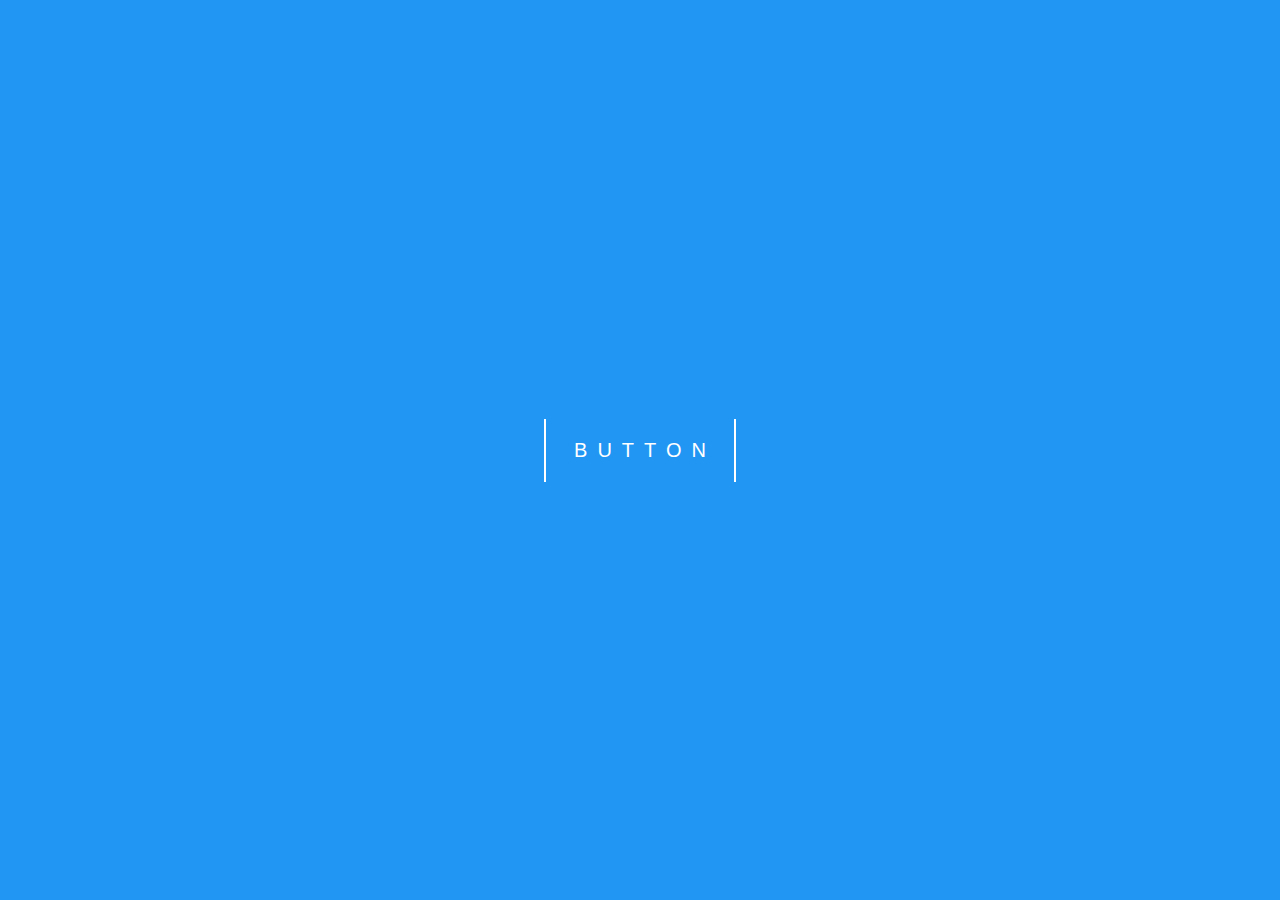
<file: 2D to 3D button/index.html>
<!DOCTYPE html>
<html>
	<head>
		<title>Button Hover Effects-2D to 3D</title>
		<link rel="stylesheet" type "text/css" href="style.css">
	</head>
	<body>
			<a href="#">Button</a>
			
	</body>
</html>
</file>
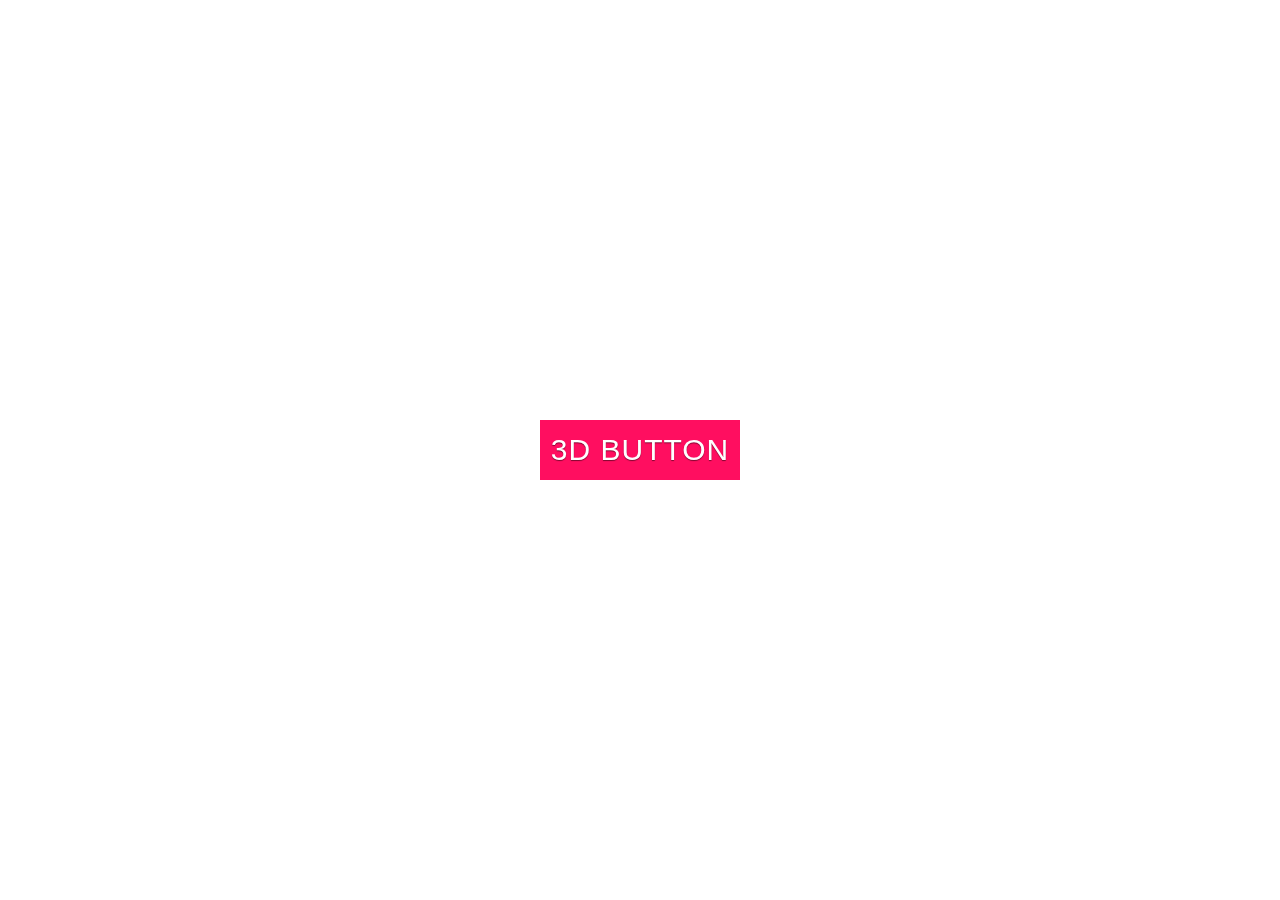
<file: 3D Button Design/index.html>
<!doctype html>
<html>
	<head>
		<meta charset="utf-8">
		<title>CSS 3D Hover Effects</title>
		<link rel="stylesheet" href="style.css">
	</head>
	<body>
		<a href="#">3D Button</a>
	</body>
</html>
</file>
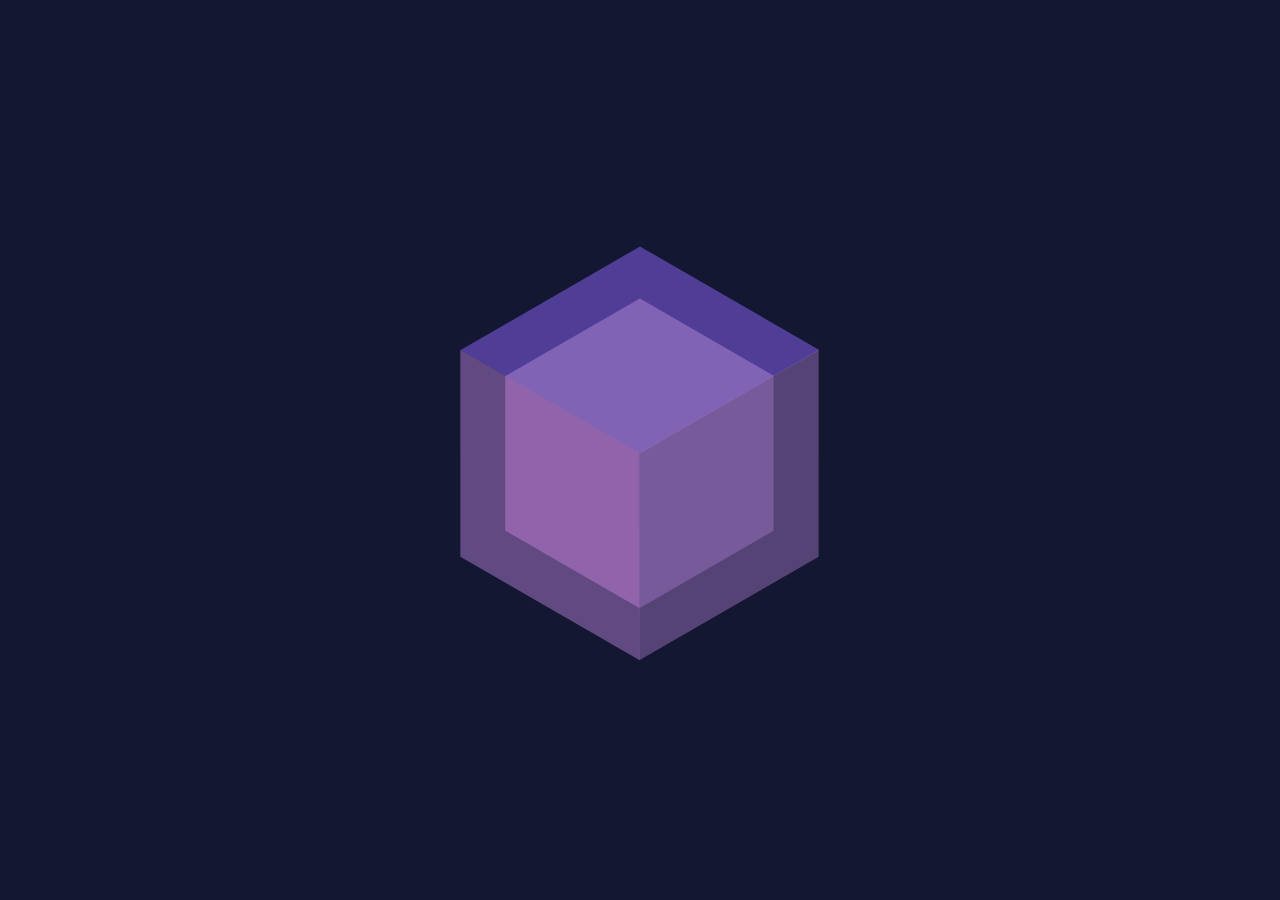
<file: 3D Cube Shape/index.html>
<!DOCTYPE html>
<html>
<head>
	<meta charset="utf-8">
	<title>3D Cube Shape</title>
	<link rel="stylesheet" href="style.css">
</head>
<body>

	<div class="cube">
		<span></span>
		<span></span>
		<span></span>
		
	</div>

</body>
</html>
</file>
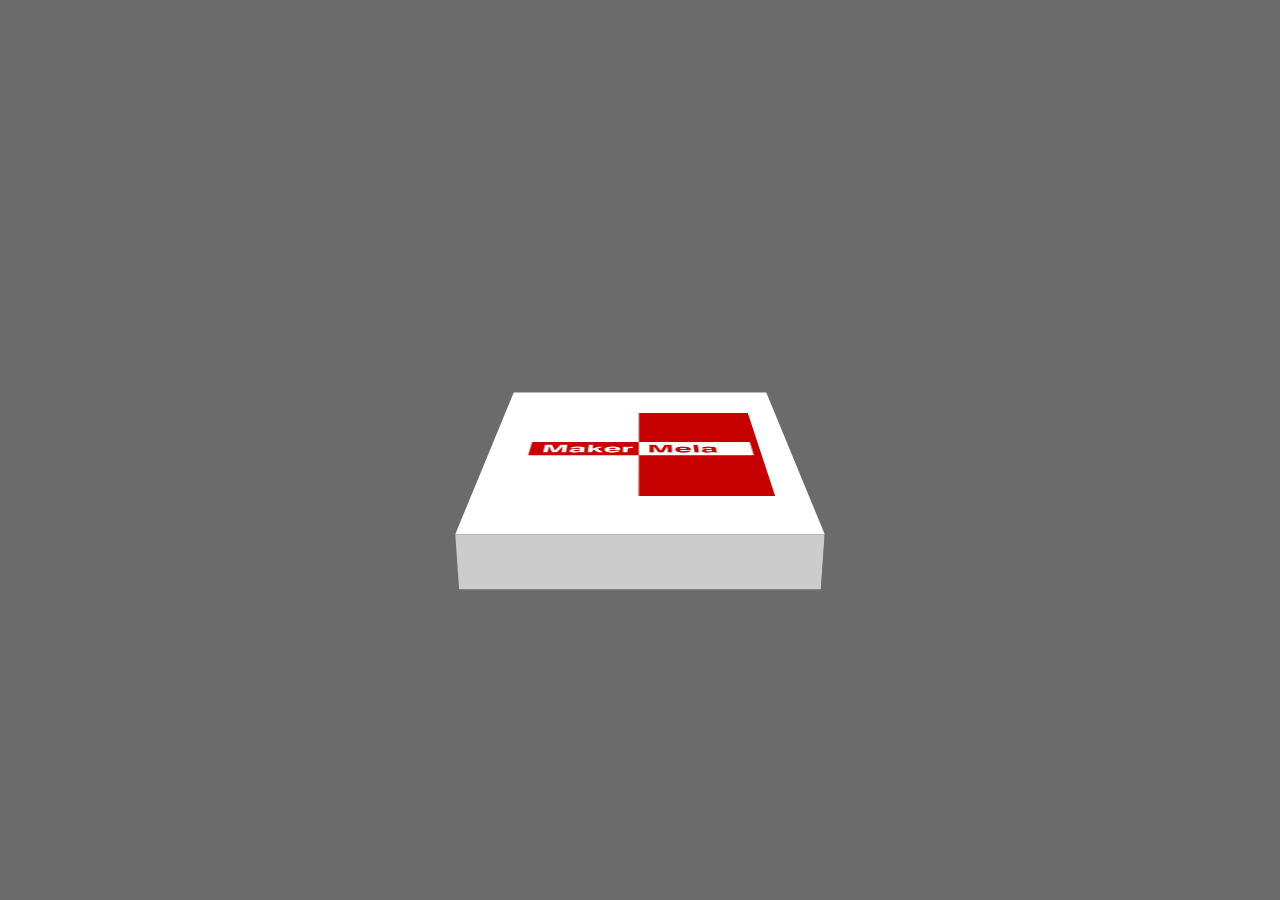
<file: 3D Hover Effects/index.html>
<!doctype html>
<html>
	<head>
		<meta charset="utf-8">
		<title>3D Hover Effects</title>
		<link rel="stylesheet" href="style.css">
	</head>
	<body>
		<div class="center">
			<div class="box"></div>
		</div>
	</body>
</html>
</file>
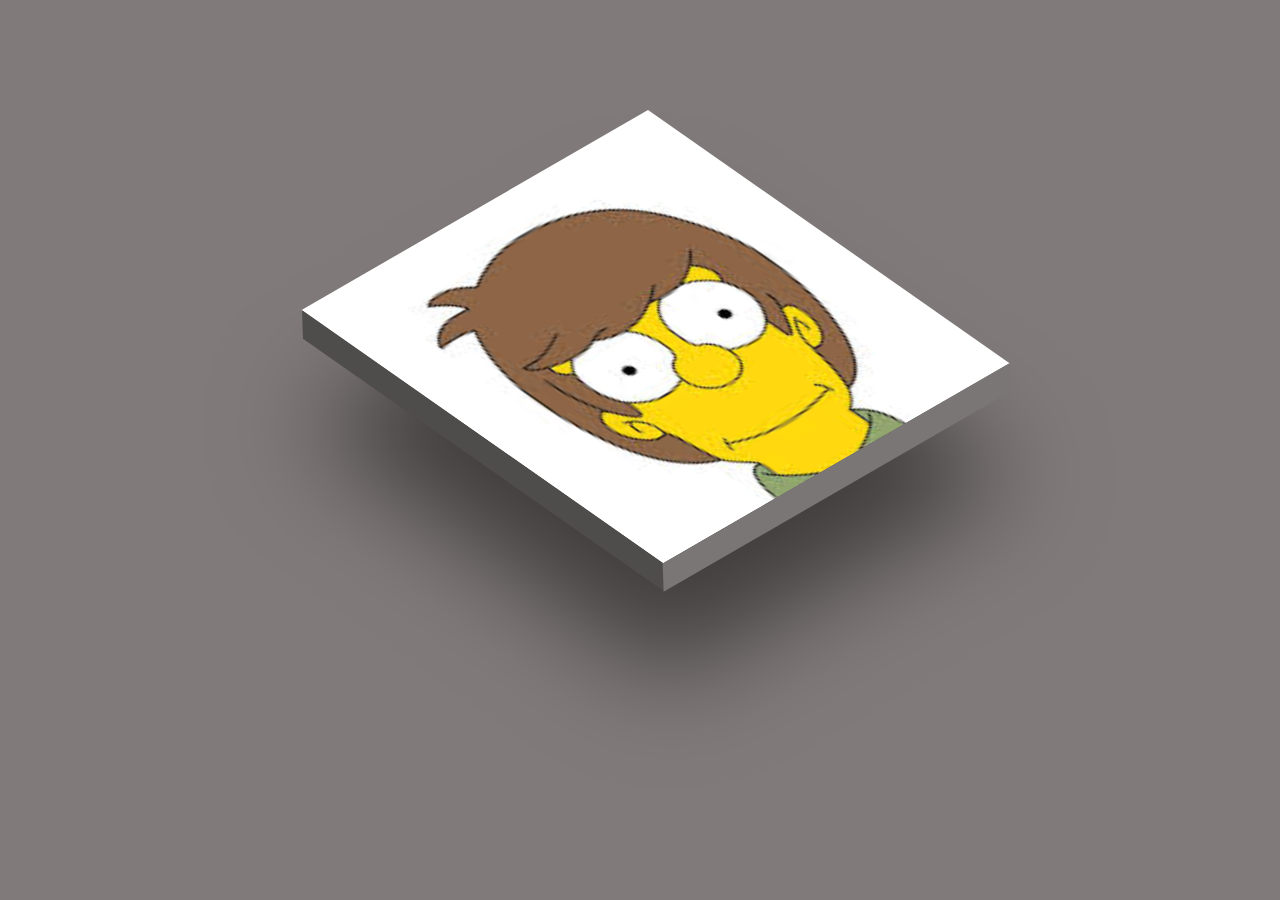
<file: 3D Logo Design/index.html>
<!doctype html>
<html>
	<head>
		<meta charset="utf-8">
		<title>3D Logo Design</title>
		<link rel="stylesheet" href="style.css">
	</head>
	<body>
		<div class="logo"></div>
	</body>
</html>
</file>
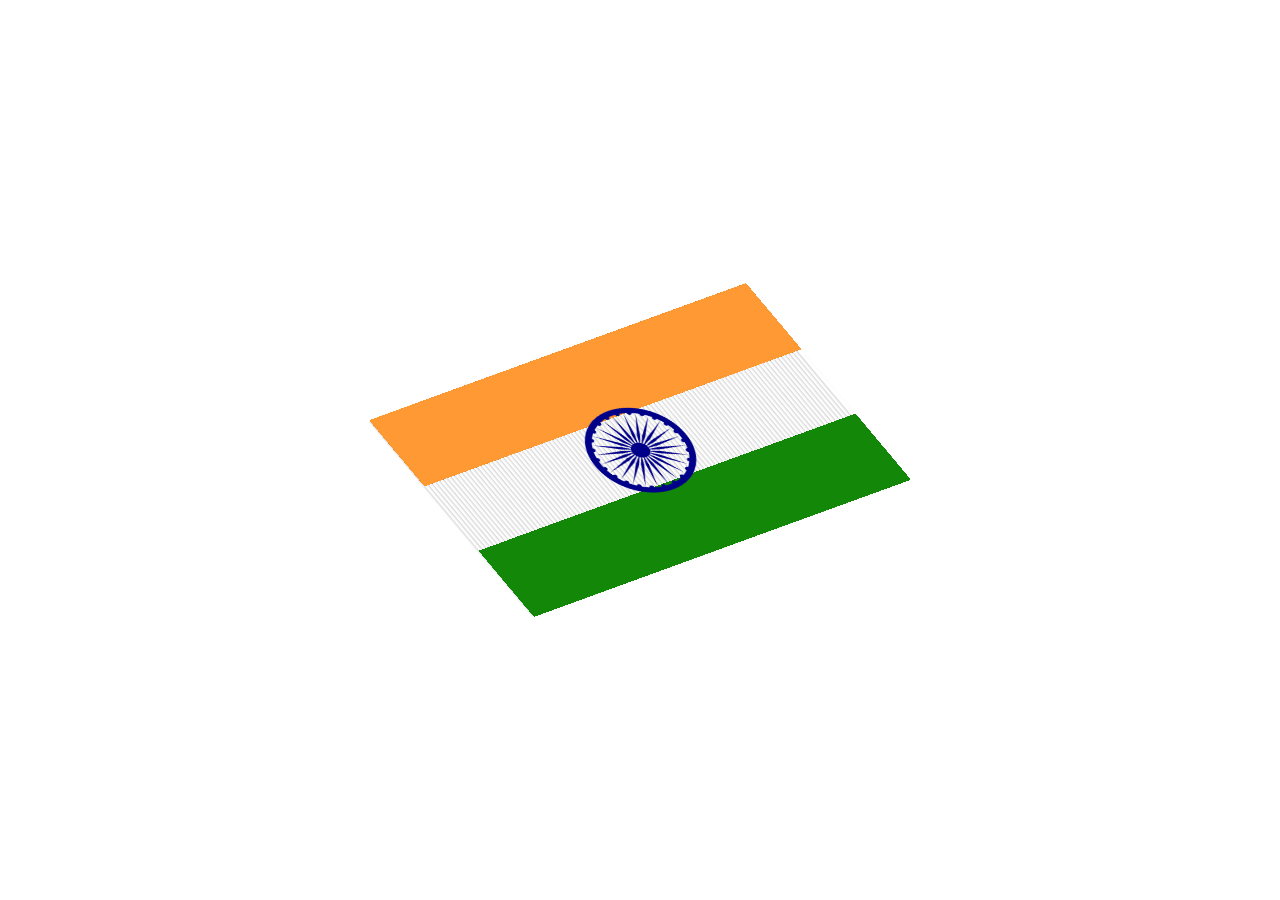
<file: Animated Flag/index.html>
<!DOCTYPE html>
<html>
<head>
	<meta charset="utf-8">
	<title>Animated Flag</title>
	<link rel="stylesheet" href="style.css">
</head>
<body>

	<ul>
		<img src="chakra.png">
		<li></li>
		<li></li>
		<li></li>
		<li></li>
		<li></li>
		<li></li>
		<li></li>
		<li></li>
		<li></li>
		<li></li>
		<li></li>
		<li></li>
		<li></li>
		<li></li>
		<li></li>
		<li></li>
		<li></li>
		<li></li>
		<li></li>
		<li></li>
		<li></li>
		<li></li>
		<li></li>
		<li></li>
		<li></li>
		<li></li>
		<li></li>
		<li></li>
		<li></li>
		<li></li>
		<li></li>
		<li></li>
		<li></li>
		<li></li>
		<li></li>
		<li></li>
		<li></li>
		<li></li>
		<li></li>
		<li></li>
		<li></li>
		<li></li>
		<li></li>
		<li></li>
		<li></li>
		<li></li>
		<li></li>
		<li></li>
		<li></li>
		<li></li>
		<li></li>
		<li></li>
		<li></li>
		<li></li>
		<li></li>
		<li></li>
		<li></li>
		<li></li>
		<li></li>
		<li></li>
		<li></li>
		<li></li>
		<li></li>
		<li></li>
		<li></li>
		<li></li>
		<li></li>
		<li></li>
		<li></li>
		<li></li>
		<li></li>
		<li></li>
		<li></li>
		<li></li>
		<li></li>
		<li></li>
		<li></li>
		<li></li>
		<li></li>
		<li></li>
		<li></li>
		<li></li>
		<li></li>
		<li></li>
		<li></li>
		<li></li>
		<li></li>
		<li></li>
		<li></li>
		<li></li>
		<li></li>
		<li></li>
		<li></li>
		<li></li>
		<li></li>
		<li></li>
		<li></li>
		<li></li>
		<li></li>
		<li></li>
		<!--100-->
	</ul>

</body>
</html>
</file>
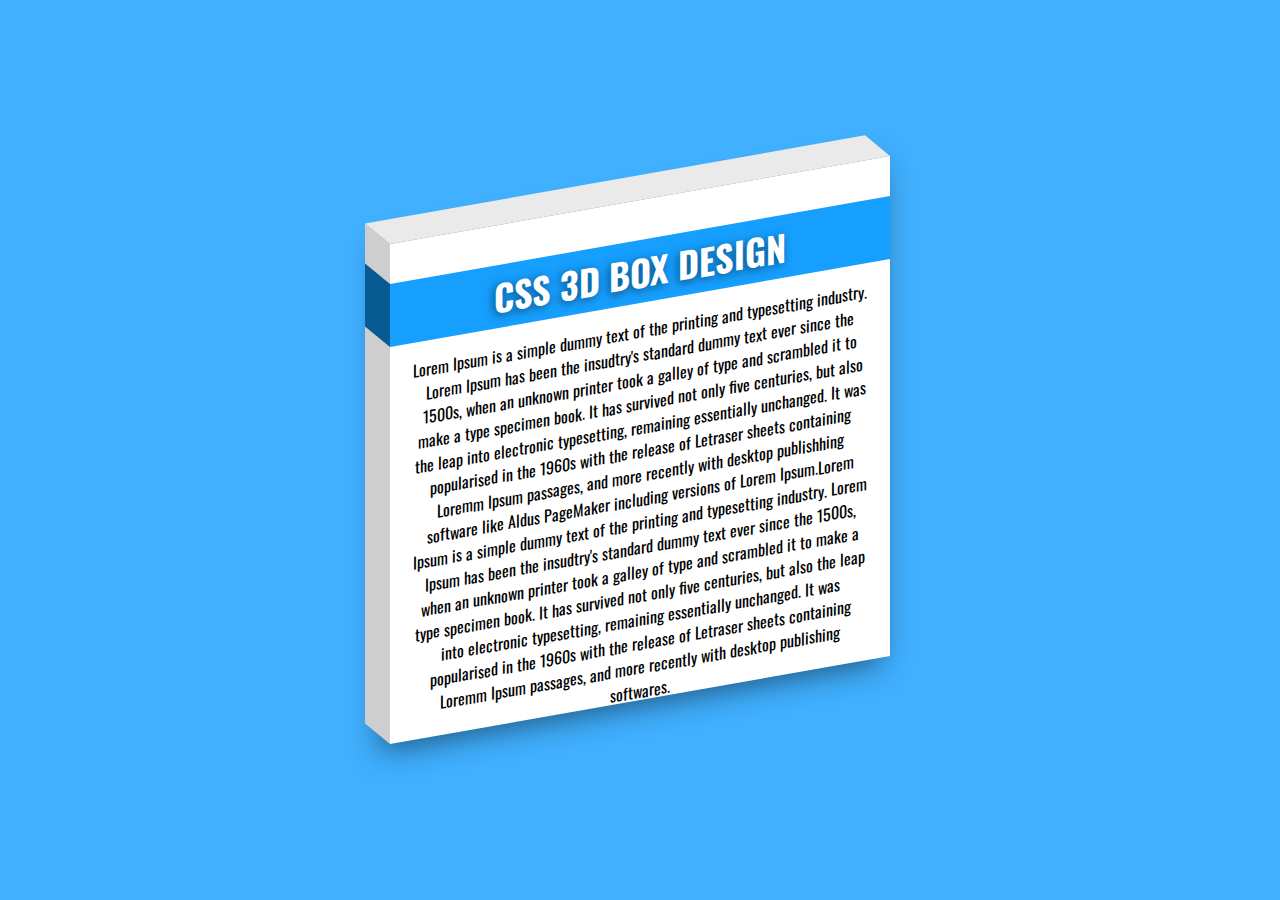
<file: CSS 3D Creative Box Shape/index.html>
<!doctype html>
<html>
	<head>
		<meta charset="utf-8">
		<title>CSS 3D Box Design</title>
		<link rel="stylesheet" href="style.css">
	</head>
	<body>
		<div class="box">
			<h3>CSS 3D Box Design</h3>
			<p>Lorem Ipsum is a simple dummy text of the printing and typesetting industry. Lorem Ipsum has been the insudtry's standard dummy text ever since the 1500s, when an unknown printer took a galley of type and scrambled it to make a type specimen book. It has survived not only five centuries, but also the leap into electronic typesetting, remaining essentially unchanged. It was popularised in the 1960s with the release of Letraser sheets containing Loremm Ipsum passages, and more recently with desktop publishhing software like Aldus PageMaker including versions of Lorem Ipsum.Lorem Ipsum is a simple dummy text of the printing and typesetting industry. Lorem Ipsum has been the insudtry's standard dummy text ever since the 1500s, when an unknown printer took a galley of type and scrambled it to make a type specimen book. It has survived not only five centuries, but also the leap into electronic typesetting, remaining essentially unchanged. It was popularised in the 1960s with the release of Letraser sheets containing Loremm Ipsum passages, and more recently with desktop publishing softwares.</p> 
		</div>
	</body>
</html>
</file>
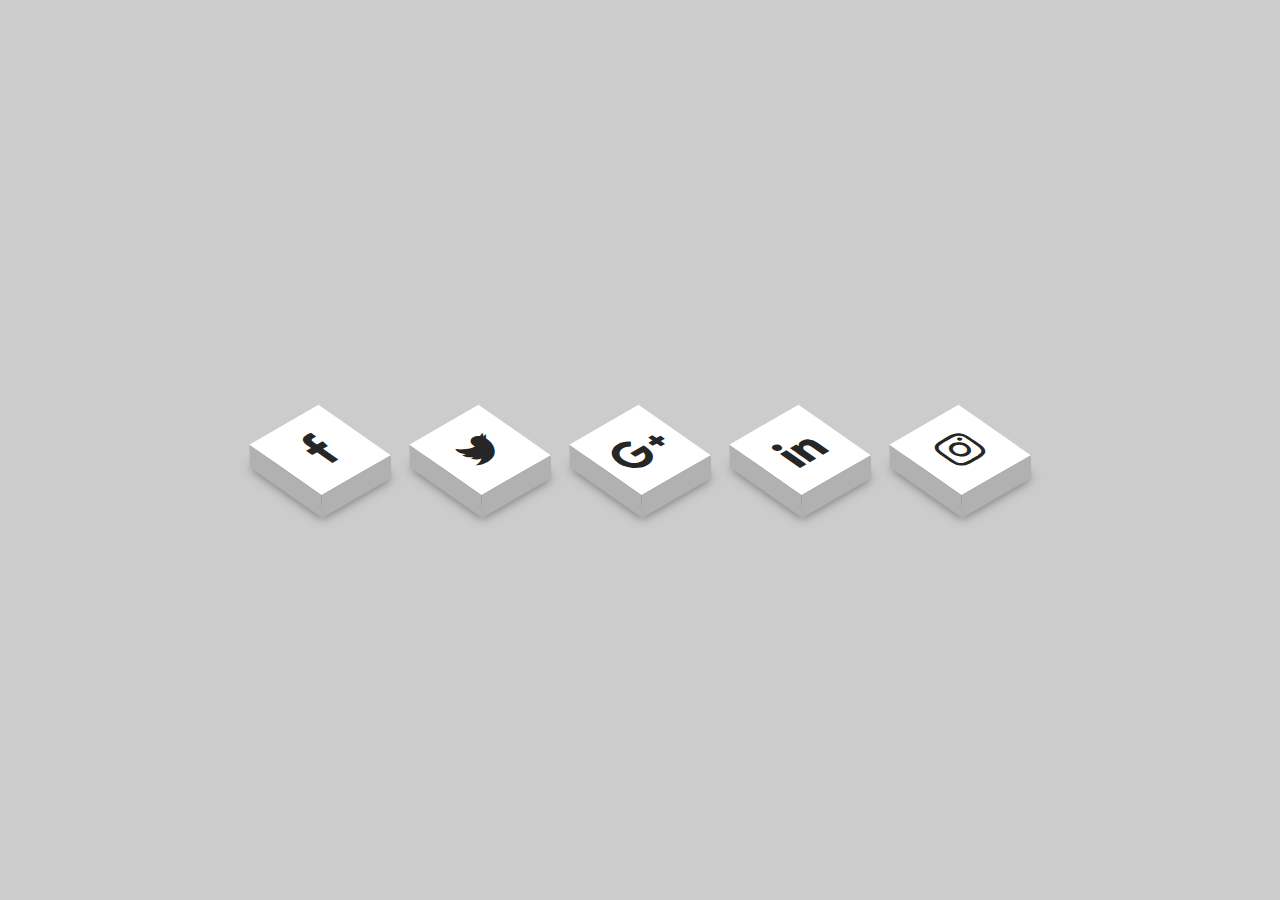
<file: Isometric Social Icons/index.html>
<!doctype html>
<html>
	<head>
		<meta charset="utf-8">
		<title>Isometric Social Icons</title>
		<link rel="stylesheet" href="style.css">
		<link href="https://stackpath.bootstrapcdn.com/font-awesome/4.7.0/css/font-awesome.min.css" rel="stylesheet">
	</head>
	<body>
		<ul>
			<li>
				<a href="#"><i class="fa fa-facebook" aria-hidden="true"></i></a>
			</li>
			<li>
				<a href="#"><i class="fa fa-twitter" aria-hidden="true"></i></a>
			</li>
			<li>
				<a href="#"><i class="fa fa-google-plus" aria-hidden="true"></i></a>
			</li>
			<li>
				<a href="#"><i class="fa fa-linkedin" aria-hidden="true"></i></a>
			</li>
			<li>
				<a href="#"><i class="fa fa-instagram" aria-hidden="true"></i></a>
			</li>
		</ul>
	</body>	
</html>
</file>
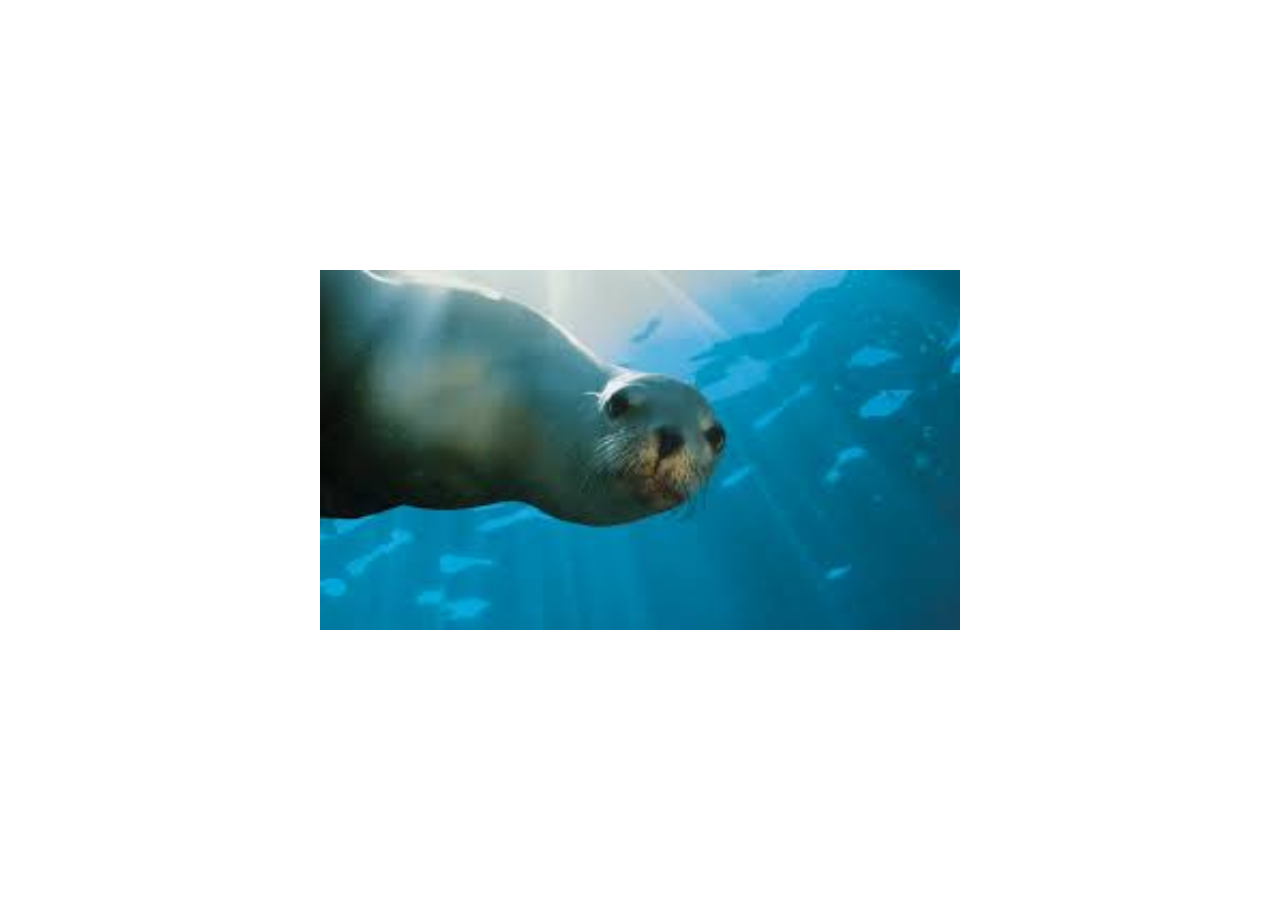
<file: Paper Folded Image Hover Effects 2/index.html>
<!doctype html>
<html>
	<head>
		<meta charset="utf-8">
		<title>Fold Paper Image Hover Effects 2</title>
		<link rel="stylesheet" href="style.css">
	</head>
	<body>
		<ul>
			<li></li>
			<li></li>
			<li></li>
			<li></li>	
		</ul>
		
	</body>
</html>
</file>
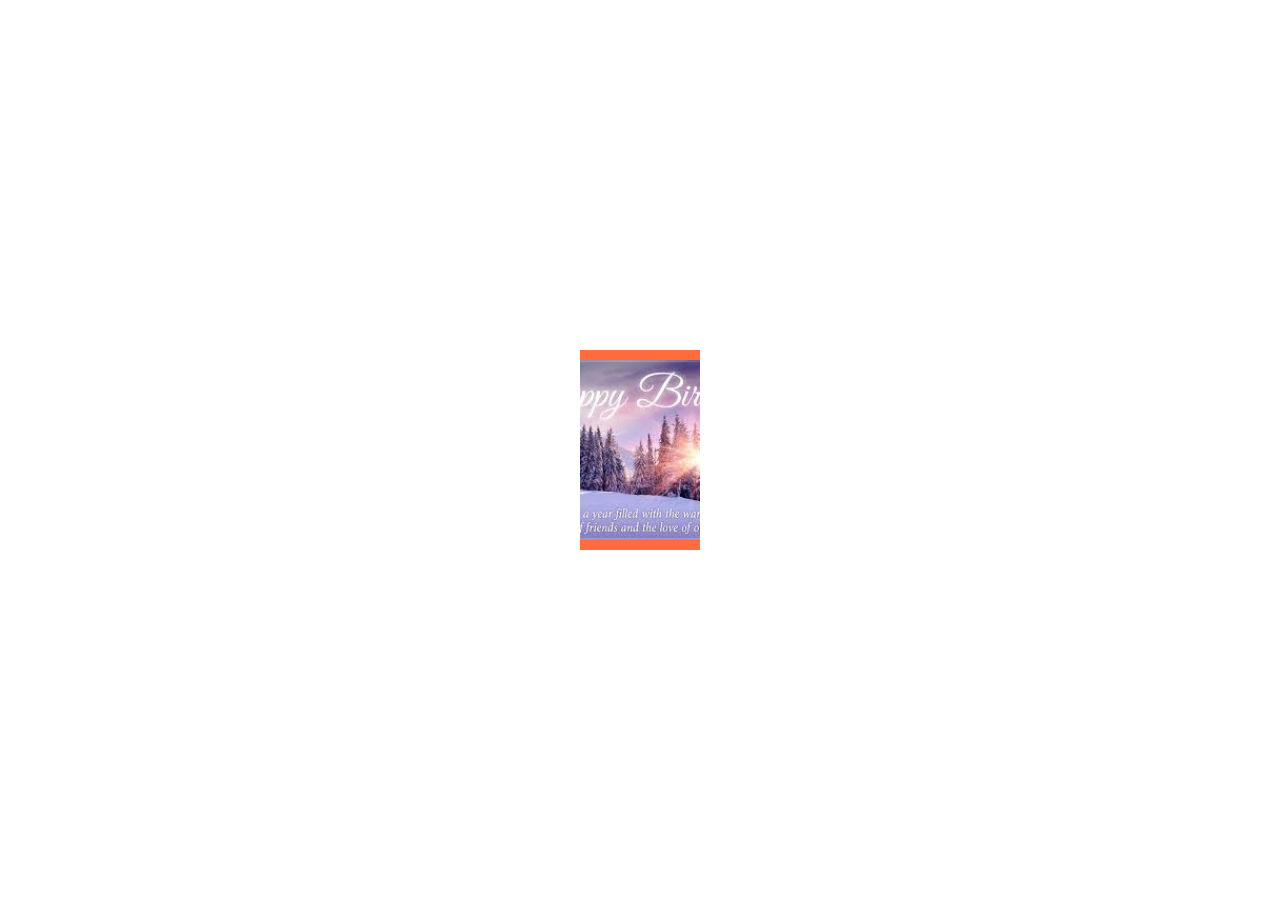
<file: Paper Folded Image Hover Effects/index.html>
<!doctype html>
<html>
	<head>
		<meta charset="utf-8">
		<title>Fold Paper Image Hover Effects</title>
		<link rel="stylesheet" href="style.css">
	</head>
	<body>
		<div class="fold"></div>
	</body>
</html>
</file>
<file: 2D to 3D button/style.css>
body
{
	margin: 0;
	padding: 0;
	display: flex;
	align-items: center;
	justify-content: center;
	height: 100vh;
	background: #2196f3;
}
a
{
	position: relative;
	padding: 20px 20px 20px 30px;
	color: #fff;
	font-size: 20px;
	font-family: sans-serif;
	text-decoration: none;
	text-transform: uppercase;
	letter-spacing: 10px;
	transition: 0.5s;
}
a:hover
{
	background: #2196f3;

	box-shadow: -30px 30px 50px rgba(0,0,0,.4);
	transform: rotate(-30deg) skew(25deg);
	transition-delay: .2s;
}
a:before,
a:after
{
	content: '';
	position: absolute;
	width: 2px;
	height: 100%;
	background: #fff;
	pointer-events: none;
	transform-style: linear;
	transition-property: width,opacity,transform,box-shadow;
	transition: .5s;
}
a:before
{
	top: 0;
	left: 0;
}
a:after
{
	top: 0;
	right: 0;
}
a:hover:before
{
	width: 100%;
	opacity: 0.1;
	transform: translate(5px,-5px);
	box-shadow: 2px 2px 2px rgba(0,0,0,.1);
	transition-delay: 0s,0.5s,1s,1.5s; 
}
a:hover:after
{
	width: 100%;
	opacity: 0.1;
	transform: translate(10px,-10px);
	box-shadow: 2px 2px 2px rgba(0,0,0,.1);
	transition-delay: 0s,0.5s,1s,1.5s; 
}
</file>
<file: 3D Button Design/style.css>
body
{
	margin: 0;
	padding: 0;	
}
a
{
	position: absolute;
	top: 50%;
	left: 50%;
	transform: perspective(1000px) translate(-50%,-50%);
	width: 200px;
	height: 60px;
	text-align: center;
	line-height: 60px;
	background: #ff0e60;
	color: #fff;
	font-family: sans-serif;	
	text-transform: uppercase;
	text-decoration: none;
	font-size: 30px;
	letter-spacing: 1px;
	text-shadow: 0 1px 1px rgba(0,0,0,.5);
	transform-origin: center;
}
a:hover
{
	animation: animateButton 3s ease-in-out infinite;
}
@keyframes animateButton
{
	0%
	{
		transform:perspective(1000px) translate(-50%,50%) rotateX(35deg);
	}
	50%
	{
		transform:perspective(1000px) translate(-50%,50%) rotateX(-35deg);
	}
	100%
	{
		transform:perspective(1000px) translate(-50%,50%) rotateX(35deg);
	}
}
a:before
{
	content: '';
	position: absolute;
	top: 100%;
	left: 0;
	width: 100%;
	height: 30%;
	background: #b7003e;
	transform-origin: top center;
	transform: perspective(1000px) rotateX(-90deg);
	backface-visibility: hidden;
}
a:hover:before
{
	animation: animateBefore 3s ease-in-out infinite;
}
@keyframes animateBefore
{
	0%
	{
		transform: perspective(1000px) rotateX(-70deg);
	}
	50%
	{
		transform: perspective(1000px) rotateX(-120deg);
	}
	100%
	{
		transform: perspective(1000px) rotateX(-70deg);
	}
}
a:after
{
	content: '';
	position: absolute;
	top: 0;
	left: 0;
	width: 100%;
	height: 30%;
	background: #b7003e;
	transform-origin: top center;
	transform: perspective(1000px) rotateX(-90deg);
}	
a:hover:after
{
	animation: animateAfter 3s ease-in-out infinite;
}
@keyframes animateAfter
{
	0%
	{
		transform: perspective(1000px) rotateX(-90deg);
	}
	50%
	{
		transform: perspective(1000px) rotateX(-110deg);
	}
	100%
	{
		transform: perspective(1000px) rotateX(-90deg);
	}
}
</file>
<file: 3D Cube Shape/style.css>
body
{
	margin: 0;
	padding: 0;
	background: #131731;
	overflow: hidden;
}
.cube
{
	position: absolute;
	top: 50%;
	left: 50%;
	width: 200px;
	height: 200px;
	transform-style: preserve-3d;
	transform: translate(-100%,-100%);
}
.cube span
{
	position: absolute;
	top: 0;
	display: block;
	width: 100%;
	height: 100%;
	background: #ff0;
	transform-style: preserve-3d;
}
.cube span:before
{
	content: '';
	position: absolute;
	width: 150px;
	height: 150px;
	background: #fff;
}
.cube span:after
{
	content: '';
	position: absolute;
	width: 100px;
	height: 100px;
	background: #fff;
	transition: 1s;
	opacity: 0;
}
.cube:hover span:after
{
	opacity: 1;
}
.cube span:nth-child(1)
{
	left: 50%;
	transform: rotate(-45deg) skew(15deg,15deg);
	background: rgba(141,100,249,.5);
}
.cube span:nth-child(1):before
{
	bottom: 0;
	left: 0;
	background: rgba(176,135,214,.5);

}
.cube span:nth-child(1):after
{
	bottom: 0;
	left: 0;
	background: url([data-uri]);
	background-size: cover;
}
.cube span:nth-child(2)
{
	top:155px; 
	left: 10px;
	transform: rotate(15deg) skew(15deg,15deg);
	background: rgba(176,124,211,.5);
}
.cube span:nth-child(2):before
{
	top: 0px;
	right: 0px;
	background: rgba(191,123,211,.5);
}
.cube span:nth-child(2):after
{
	top: 0px;
	right: 0px;
	background: url([data-uri]);
	background-size: cover;
}
.cube span:nth-child(3)
{
	top:155px; 
	left: 189px;
	transform: rotate(-15deg) skew(-15deg,-15deg);
	background: rgba(152,111,188,.5);
}
.cube span:nth-child(3):before
{
	top: 0px;
	left: 0px;
	background: rgba(152,111,188,.5);
}
.cube span:nth-child(3):after
{
	top: 0px;
	left: 0px;
	background: url([data-uri]);
	background-size: cover;
}
</file>
<file: 3D Hover Effects/style.css>
body
{
	margin: 0;
	padding: 0;
	background: #6b6b6b;
}
.center
{
	position: absolute;
	top: 50%;
	left: 50%;
	transform: translate(-50%,-50%);
	perspective: 1000px;
}
.box
{
	width: 300px;
	height: 400px;
	background: #fff url([data-uri]) no-repeat;
	background-size: 80%;
	background-position: 30px;
	transform: rotateX(70deg);
	transform-style: preserve-3d;
	transition: .5s;
}
.box:before
{
	content: '';
	width: 100%;
	height: 50px;
	position: absolute;
	bottom: 0;
	background: #ccc;
	transform-origin: bottom;

	transform: rotateX(90deg);
}
.box:hover
{
	transform: rotateX(25deg);

}
</file>
<file: 3D Logo Design/style.css>
body
{
	margin: 0;
	padding: 0;
	background: #817a7a;
}
.logo
{
	position: absolute;
	top: -10%;
	left: 35%;
	width: 400px;
	height: 400px;
	background: url('images.jpg');
	background-size: 100%;
	transform: perspective(1000px) rotate(-30deg) skew(25deg) translate(-50%,50%);
	box-shadow: -100px 100px 100px rgba(0,0,0,.5);
}
.logo:before
{
	content: '';
	position: absolute;
	top: 13px;
	left: -25px;
	width: 25px;
	height: 100%;
	background: #4f4c4c;
	transform: rotate(0deg) skewY(-45deg);
}
.logo:after
{
	content: '';
	position: absolute;
	top: 400px;
	left: -13px;
	width: 100%;
	height: 25px;
	background: #7b7676;
	transform: rotate(0deg) skewX(-45deg);
}
</file>
<file: Animated Flag/style.css>
body
{
	margin: 0;
	padding: 0;
}
ul
{
	position: absolute;
	top: 50%;
	left: 50%;
	transform: translate(-50%,-50%) rotate(-20deg)skew(20deg);
	margin: 0;
	padding: 0;
	display :flex;

}
ul li
{
	list-style: none;
	width: 4px;
	height: 240px;
	border-radius: 2px;
	background: #fff;
	box-shadow: -1px 0 2px rgba(0,0,0,.2);
	overflow: hidden;
	animation: animate 10s linear infinite;
}
ul img
{
	position: absolute;
	top: 50%;
	left: 50%;
	transform: translate(-50%,-50%); 
	width: 100px;
	height: 100px;
	z-index: 1;
	animation: rotate 20s linear infinite;

}
@keyframes rotate
{
	0%
	{
		transform:translate(-50%,-50%) rotate(0deg) scale(0.8); 
	}
	100%
	{
		transform: translate(-50%,-50%) rotate(360deg) scale(0.8); 
	}
}
ul li:nth-child(20n+1)
{
	animation-delay: -0s
}
ul li:nth-child(20n+2)
{
	animation-delay: -0.5s
}
ul li:nth-child(20n+3)
{
	animation-delay: -1s
}
ul li:nth-child(20n+4)
{
	animation-delay: -1.5s
}
ul li:nth-child(20n+5)
{
	animation-delay: -2s
}
ul li:nth-child(20n+6)
{
	animation-delay: -2.5s
}
ul li:nth-child(20n+7)
{
	animation-delay: -3s
}
ul li:nth-child(20n+8)
{
	animation-delay: -3.5s
}
ul li:nth-child(20n+9)
{
	animation-delay: -4s
}
ul li:nth-child(20n+10)
{
	animation-delay: -4.5s
}
ul li:nth-child(20n+11)
{
	animation-delay: -5s
}
ul li:nth-child(20n+12)
{
	animation-delay: -5.5s
}
ul li:nth-child(20n+13)
{
	animation-delay: -6s
}
ul li:nth-child(20n+14)
{
	animation-delay: -6.5s
}
ul li:nth-child(20n+15)
{
	animation-delay: -7s
}
ul li:nth-child(20n+16)
{
	animation-delay: -7.5s
}
ul li:nth-child(20n+17)
{
	animation-delay: -8s
}
ul li:nth-child(20n+18)
{
	animation-delay: -8.5s
}
ul li:nth-child(20n+19)
{
	animation-delay: -9s
}
ul li:nth-child(20n+20)
{
	animation-delay: -9.5s
}
ul li:nth-child(20n+21)
{
	animation-delay: -10s
}
ul li:before
{
	content: '';
	position: absolute;
	top: 0;
	left: 0;
	width: 100%;
	height: 80px;
	background: #ff9933;

}
ul li:after
{
	content: '';
	position: absolute;
	bottom: 0;
	left: 0;
	width: 100%;
	height: 80px;
	background: #138808;

}
@keyframes animate
{
	0%
	{
		transform: translateY(0);		
	}
	25%
	{
		transform: translateY(5px);		
	}
	50%
	{
		transform: translateY(0);		
	}
	75%
	{
		transform: translateY(-5px);		
	}
	100%
	{
		transform: translateY(0);		
	}
}
</file>
<file: CSS 3D Creative Box Shape/style.css>
@import url('https://fonts.googleapis.com/css?family=Oswald:400,700');
body
{
	margin: 0;
	padding: 0;
	font-family: "Oswald", sans-serif;
	background: #40b0ff;
}
.box
{
	position: absolute;
	top: 50%;
	left: 50%;
	transform: translate(-50%,-50%) skewY(-10deg);
	width: 500px;
	height: 500px;
	background: #fff;
	box-shadow: -10px 5px 30px rgba(0,0,0,.5);
	box-sizing: border-box;
	transition: .5s;
}
.box:before
{
	content: '';
	position: absolute;
	top: 0;
	left: -25px;
	width: 25px;
	height: 100%;
	background: #cecece;
	transform-origin: right bottom;
	transform: skewY(45deg);
}
.box:after
{
	content: '';
	position: absolute;
	top: -25px;
	left: 0;
	width: 100%;
	height: 25px;
	background: #eaeaea;
	transform-origin: bottom left;
	transform: skewX(45deg);
}
.box h3
{
	position: relative;
	background: #169fff;
	color: #fff;
	text-align: center;
	margin: 40px 0 0;
	padding: 5px 0;
	font-size: 36px;
	text-transform: uppercase;
	text-shadow: -2px 2px 10px rgba(0,0,0,.5);
}
.box h3:before
{
	content: '';
	position: absolute;
	top: 0;
	left: -25px;
	width: 25px;
	height: 100%;
	background: #085a93;
	transform-origin: top right;
	transform: skewY(45deg); 

}
.box p
{
	padding: 0 20px;
	color: ;
	text-align: center;
}
</file>
<file: Isometric Social Icons/style.css>
body
{
	margin: 0;
	padding: 0;
	background: #ccc;
}
ul
{
	position: absolute;
	top: 50%;
	left: 50%;
	transform: translate(-50%,-50%);
	margin: 0;
	padding: 0;
	display: flex;
}
ul li
{
	list-style: none;
	margin: 0 40px;
}
ul li a .fa
{
	font-size: 40px;
	color: #262626;
	line-height: 80px;
	transition: .5s;
}
ul li a
{
	position: relative;
	display: block;
	width: 80px;
	height: 80px;
	background: #fff;
	text-align: center;
	transform: perspective(1000px) rotate(-30deg) skew(25deg) translate(0,0);
	transition: .5s;
	box-shadow: -20px 20px 10px rgba(0,0,0,.5);
}
ul li a:before
{
	content: '';
	position: absolute;
	top: 10px;
	left: -20px;
	height: 100%;
	width: 20px;
	background: #b1b1b1;
	transition: .5s;
	transform: rotate(0deg) skewY(-45deg);
}
ul li a:after
{
	content: '';
	position: absolute;
	bottom: -20px;
	left: -10px;
	height: 20px;
	width: 100%;
	background: #b1b1b1;
	transition: .5s;
	transform: rotate(0deg) skewX(-45deg);
}
ul li a:hover
{
	transform: perspective(1000px) rotate(-30deg) skew(25deg) translate(20px,-20px);
	box-shadow: -50px 50px 50px rgba(0,0,0,.5);
}
ul li:hover .fa
{
	color: #fff;
}
ul li:hover:nth-child(1) a
{
	background: #3b5999;
}
ul li:hover:nth-child(1)  a:before
{
	background: #2e4a86;
}
ul li:hover:nth-child(1)  a:after
{
	background: #4a69ad;
}


ul li:hover:nth-child(2) a
{
	background: #55acee;
}
ul li:hover:nth-child(2) a:before
{
	background: #4184b7;
}
ul li:hover:nth-child(2) a:after
{
	background: #4d9fde;
}


ul li:hover:nth-child(3) a
{
	background: #dd4b39;
}

ul li:hover:nth-child(3) a:before
{
	background: #c13929;
}
ul li:hover:nth-child(3) a:after
{
	background: #e8432e;
}


ul li:hover:nth-child(4) a
{
	background: #0077B5;
}
ul li:hover:nth-child(4) a:before
{
	background: #036aa0;
}
ul li:hover:nth-child(4) a:after
{
	background: #0d82bf;
}

ul li:hover:nth-child(5) a 
{
	background: #e4405f;
}
ul li:hover:nth-child(5) a:before
{
	background: #d02d4c;
}
ul li:hover:nth-child(5) a:after
{
	background: #f1395c;
}
</file>
<file: Paper Folded Image Hover Effects 2/style.css>
body
{
	margin: 0;
	padding: 0;
}
ul
{
	margin: 0;
	padding: 0;
	position: absolute;
	top: 50%;
	left: 50%;
	transform: translate(-50% , -50%);
	width: 640px;
	height: 360px;
	display: flex;
}
ul li
{
	list-style: none;
	width: 25%;
	background: url('[data-uri]');
	background-size: cover;
	height: 100%;
	transition: .5s;
}
ul:hover li:nth-child(odd)
{
	transform: skewY(15deg);
	box-shadow: inset 20px 0 50px rgba(0,0,0,.5)
}
ul:hover li:nth-child(even)
{
	transform: skewY(-15deg);
	box-shadow: inset 20px 0 50px rgba(0,0,0,.5)
}

ul li:nth-child(1)
{
	background-position: 0;
}

ul li:nth-child(2)
{
	background-position: -160px;
}

ul li:nth-child(3)
{
	background-position: -320px;
}

ul li:nth-child(4)
{
	background-position: -480px;
}
</file>
<file: Paper Folded Image Hover Effects/style.css>
body
{
	margin: 0;
	padding: 0;
	overflow: hidden;
}
.fold
{
	position: absolute;
	top: 50%;
	left: 50%;
	transform: translate(-50%,-50%) skewY(0deg) rotateY(0deg);
	width: 120px;
	height: 200px;
	background: url(image.jpg);
	background-size: cover;
	background-position: center;
	border-top: 10px solid #ff6d3f;
	border-bottom: 10px solid #ff6d3f;
	box-sizing: border-box;
	transition: 1s;
}	
.fold:hover
{
		transform: translate(-50%,-50%) skewY(15deg) rotateY(3deg);
}
.fold:before
{
content: '';
position: absolute;
width: 80%;
height: calc(100% + 20px);
background: url(image.jpg);
background-size: cover;
background-position: -9px 0;
position: absolute;
top: -10px;
left: -80%;
box-sizing: border-box;
border-top: 10px solid #ff8a65;
border-bottom: 10px solid #ff8a65;
border-left: 10px solid #ff8a65;
transform: perspective(1000px) skewY(-25deg) rotateY(-90deg);
transform-origin: right;
box-shadow: inset -15px 0 15px rgba(0,0,0,.1);
transition: 1s;
}
.fold:hover:before
{
	transform: perspective(1000px) skewY(-25deg) rotateY(0deg);
}
.fold:after
{
	content: '';
	position: absolute;
	width: 80%;
	height: calc(100% + 20px);
	top: -10px;
	right: -80%;
	background: url(image.jpg);
	background-size: cover;
	background-position: 95px 0;
	border-top: 10px solid #ff8a65;
	border-bottom: 10px solid #ff8a65;
	border-right: 10px solid #ff8a65;
	box-sizing: border-box;
	transform: perspective(1000px) skewY(-25deg) rotateY(-90deg);
	transform-origin: left;
	box-shadow: inset 15px 0 15px rgba(0,0,0,.1);
	transition: 1s;
}
.fold:hover:after
{
	transform: perspective(1000px) skewY(-25deg) rotateY(0deg);
}
</file>
